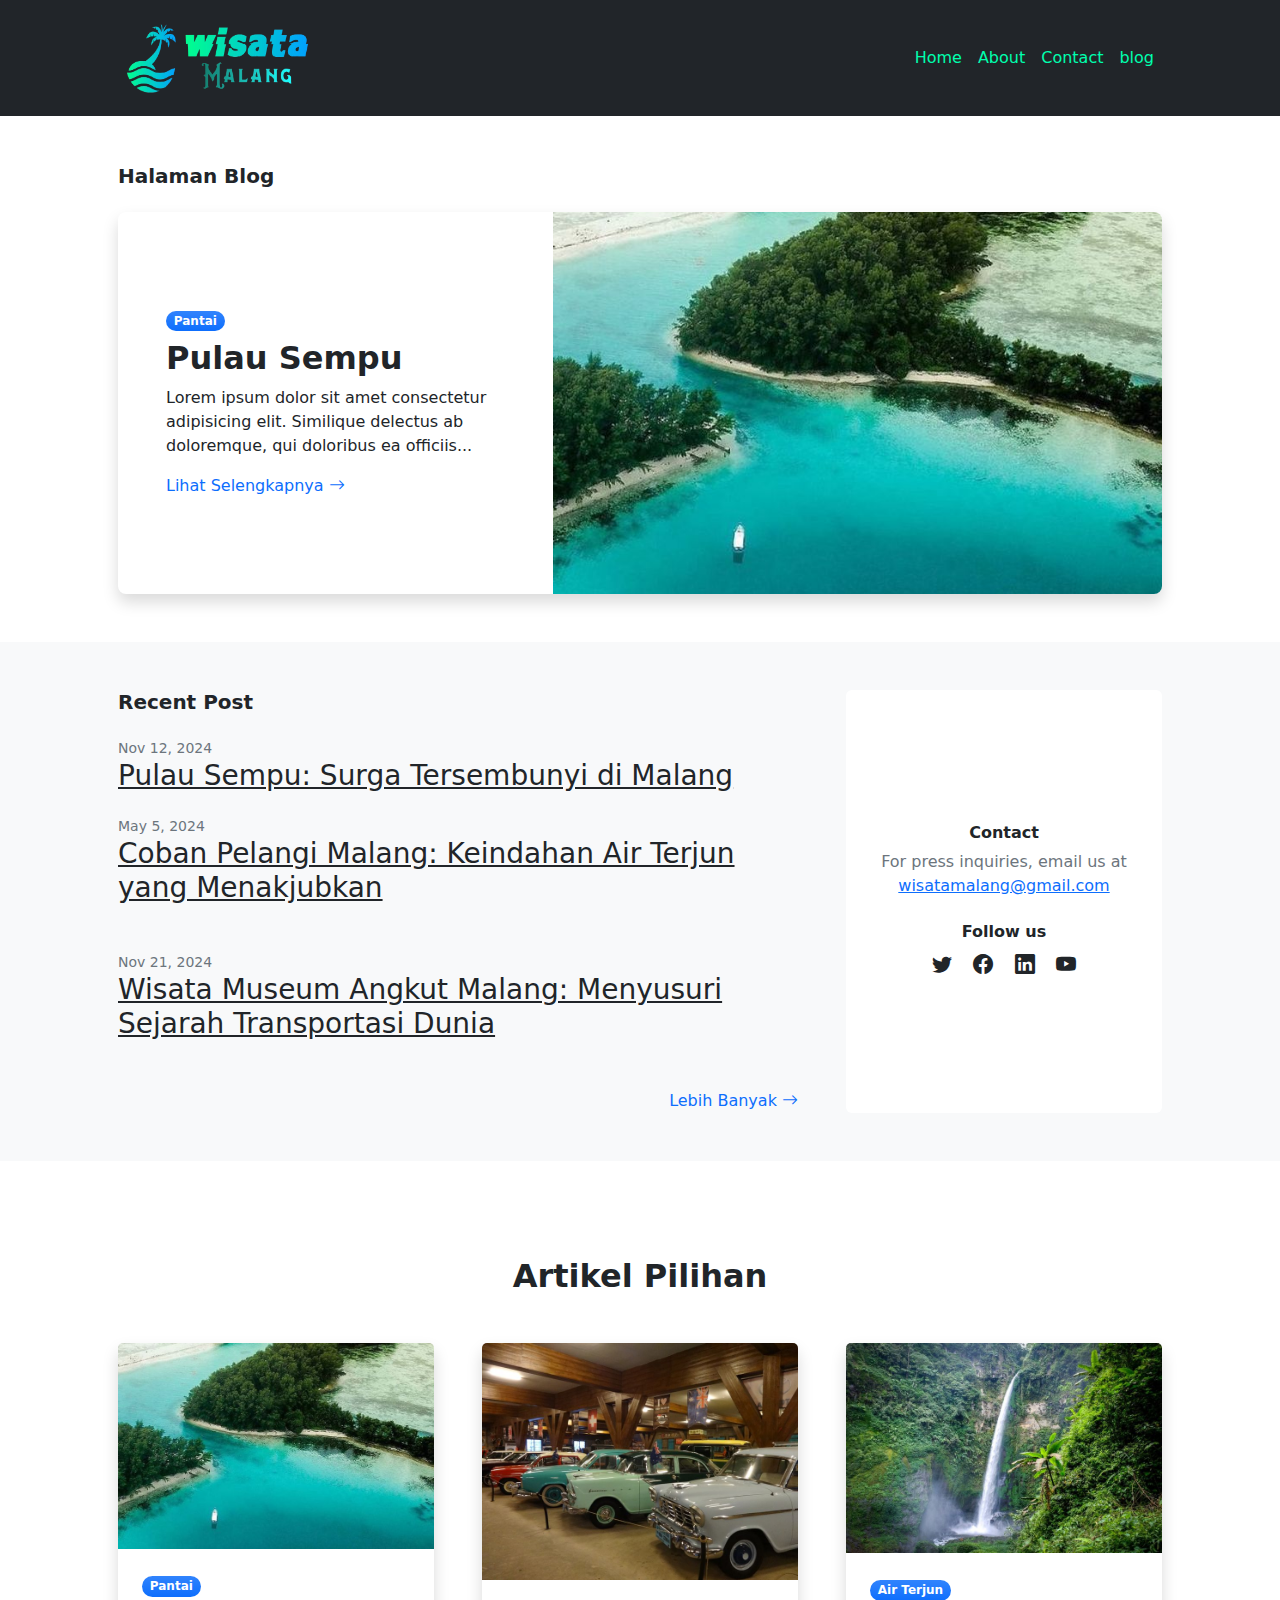
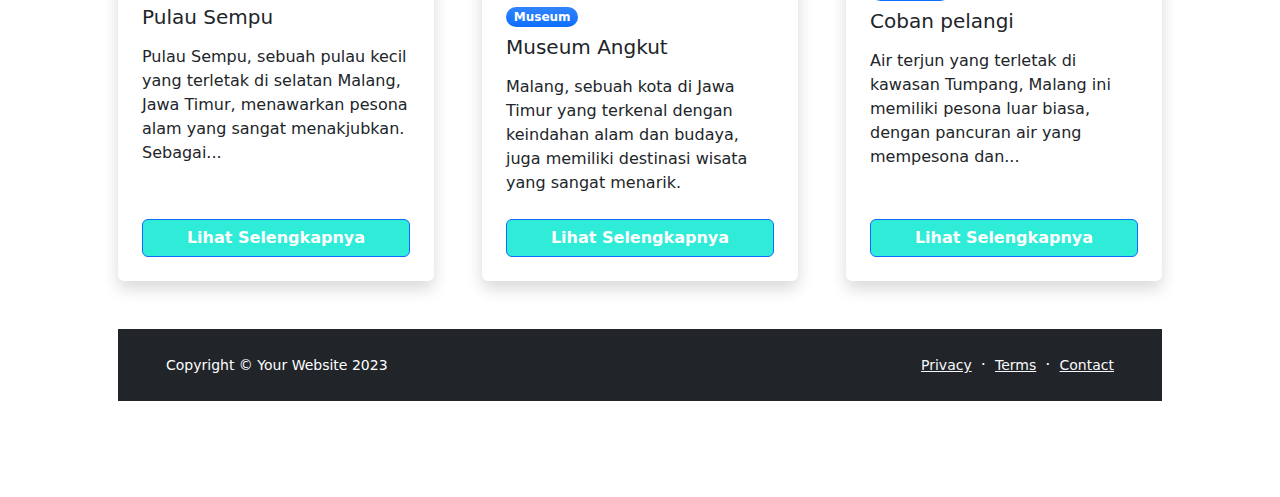
<file: blog-home.html>
<!DOCTYPE html>
<html lang="en">
    <head>
        <meta charset="utf-8" />
        <meta name="viewport" content="width=device-width, initial-scale=1, shrink-to-fit=no" />
        <meta name="description" content="" />
        <meta name="author" content="" />
        <title>Wisata Malang</title>
        <!-- Favicon-->
        <link rel="icon" type="image/png" href="assets/icon.png" />
        <!-- Bootstrap icons-->
        <link href="https://cdn.jsdelivr.net/npm/bootstrap-icons@1.5.0/font/bootstrap-icons.css" rel="stylesheet" />
        <!-- Core theme CSS (includes Bootstrap)-->
        <link href="css/styles.css" rel="stylesheet" />
    </head>
    <body class="d-flex flex-column h-100">
        <main class="flex-shrink-0">
            <!-- Navigation-->
            <nav class="navbar navbar-expand-lg navbar-dark bg-dark">
                <div class="container px-5">
                    <img src="assets/logo.png" alt="Wisata Malang" width="200" height="100">
                    <button class="navbar-toggler" type="button" data-bs-toggle="collapse" data-bs-target="#navbarSupportedContent" aria-controls="navbarSupportedContent" aria-expanded="false" aria-label="Toggle navigation"><span class="navbar-toggler-icon"></span></button>
                    <div class="collapse navbar-collapse" id="navbarSupportedContent">
                        <ul class="navbar-nav ms-auto mb-2 mb-lg-0">
                            <li class="nav-item"><a class="nav-link" href="index.html">Home</a></li>
                            <li class="nav-item"><a class="nav-link" href="index.html#about" >About</a></li>
                            <li class="nav-item"><a class="nav-link" href="index.html#kontak">Contact</a></li>
                            <li class="nav-item"><a class="nav-link" href="blog-home.html">blog</a></li>
                        </ul>
                    </div>
                </div>
            </nav>
            <!-- Page Content-->
            <section class="py-5">
                <div class="container px-5">
                    <h1 class="fw-bolder fs-5 mb-4">Halaman Blog</h1>
                    <div class="card border-0 shadow rounded-3 overflow-hidden">
                        <div class="card-body p-0">
                            <div class="row gx-0">
                                <div class="col-lg-6 col-xl-5 py-lg-5">
                                    <div class="p-4 p-md-5">
                                        <div class="badge bg-primary bg-gradient rounded-pill mb-2">Pantai</div>
                                        <div class="h2 fw-bolder">Pulau Sempu</div>
                                        <p>Lorem ipsum dolor sit amet consectetur adipisicing elit. Similique delectus ab doloremque, qui doloribus ea officiis...</p>
                                        <a class="stretched-link text-decoration-none" href="pulausempu.html">
                                            Lihat Selengkapnya
                                            <i class="bi bi-arrow-right"></i>
                                        </a>
                                    </div>
                                </div>
                                <div class="col-lg-6 col-xl-7"><div class="bg-featured-blog" style="background-image: url('assets/pulausempu.jpg')"></div></div>
                            </div>
                        </div>
                    </div>
                </div>
            </section>
            <section class="py-5 bg-light">
                <div class="container px-5">
                    <div class="row gx-5">
                        <div class="col-xl-8">
                            <h2 class="fw-bolder fs-5 mb-4">Recent Post</h2>
                            <!-- News item-->
                            <div class="mb-4">
                                <div class="small text-muted">Nov 12, 2024</div>
                                <a class="link-dark" href="pulausempu.html"><h3>Pulau Sempu: Surga Tersembunyi di Malang</h3></a>
                            </div>
                            <!-- News item-->
                            <div class="mb-5">
                                <div class="small text-muted">May 5, 2024</div>
                                <a class="link-dark" href="cobanpelangi.html"><h3>Coban Pelangi Malang: Keindahan Air Terjun yang Menakjubkan</h3></a>
                            </div>
                            <!-- News item-->
                            <div class="mb-5">
                                <div class="small text-muted">Nov 21, 2024</div>
                                <a class="link-dark" href="museumangkut.html"><h3>Wisata Museum Angkut Malang: Menyusuri Sejarah Transportasi Dunia</h3></a>
                            </div>
                            <div class="text-end mb-5 mb-xl-0">
                                <a class="text-decoration-none" href="blog-home.html">
                                    Lebih Banyak
                                    <i class="bi bi-arrow-right"></i>
                                </a>
                            </div>
                        </div>
                        <div class="col-xl-4">
                            <div class="card border-0 h-100">
                                <div class="card-body p-4">
                                    <div class="d-flex h-100 align-items-center justify-content-center">
                                        <div class="text-center">
                                            <div class="h6 fw-bolder">Contact</div>
                                            <p class="text-muted mb-4">
                                                For press inquiries, email us at
                                                <br />
                                                <a href="#!">wisatamalang@gmail.com</a>
                                            </p>
                                            <div class="h6 fw-bolder">Follow us</div>
                                            <a class="fs-5 px-2 link-dark" href="https://twitter.com/"><i class="bi-twitter"></i></a>
                                            <a class="fs-5 px-2 link-dark" href="https://www.facebook.com/"><i class="bi-facebook"></i></a>
                                            <a class="fs-5 px-2 link-dark" href="https://www.linkedin.com/"><i class="bi-linkedin"></i></a>
                                            <a class="fs-5 px-2 link-dark" href="ttps://twitter.com/"><i class="bi-youtube"></i></a>
                                        </div>
                                    </div>
                                </div>
                            </div>
                        </div>
                    </div>
                </div>
            </section>
    <!-- Blog preview section-->
    <section class="py-5">
        <div class="container px-5 my-5">
            <div class="row gx-5 justify-content-center">
                <div class="col-lg-8 col-xl-6">
                    <div class="text-center">
                        <h2 class="fw-bolder">Artikel Pilihan</h2>
                        <p class="lead fw-normal text-muted mb-5">
                        </p></p>
                    </div>
                </div>
            </div>
                <div class="row gx-5">
                    <div class="col-lg-4 mb-5">
                        <div class="card h-100 shadow border-0">
                            <img class="card-img-top" src="assets/pulausempu.jpg" alt="..." />
                            <div class="card-body p-4">
                                <div class="badge bg-primary bg-gradient rounded-pill mb-2">Pantai</div>
                                <a class="text-decoration-none link-dark stretched-link" href="pulausempu.html"><h5 class="card-title mb-3">Pulau Sempu</h5></a>
                                <p class="card-text mb-0">Pulau Sempu, sebuah pulau kecil yang terletak di selatan Malang, Jawa Timur, menawarkan pesona alam yang sangat menakjubkan. Sebagai...</p>
                            </div>
                            <div class="card-footer p-4 pt-0 bg-transparent border-top-0">
                                <div class="d-flex align-items-center justify-content-center">
                                    <a href="pulausempu.html" class="btn btn-primary text-white fw-bold w-100 rounded">Lihat Selengkapnya</a>
                                </div>
                            </div>
                        </div>
                    </div>
                <div class="col-lg-4 mb-5">
                    <div class="card h-100 shadow border-0">
                        <img class="card-img-top" src="assets/museum.jpg" alt="..." />
                        <div class="card-body p-4">
                            <div class="badge bg-primary bg-gradient rounded-pill mb-2">Museum</div>
                            <a class="text-decoration-none link-dark stretched-link" href="#!"><h5 class="card-title mb-3">Museum Angkut</h5></a>
                            <p class="card-text mb-0">Malang, sebuah kota di Jawa Timur yang terkenal dengan keindahan alam dan budaya, juga memiliki destinasi wisata yang sangat menarik.</p>
                        </div>
                        <div class="card-footer p-4 pt-0 bg-transparent border-top-0">
                            <div class="d-flex align-items-center justify-content-center">
                                <a href="museum.html" class="btn btn-primary text-white fw-bold w-100 rounded">Lihat Selengkapnya</a>
                            </div>
                        </div>
                    </div>
                </div>
                <div class="col-lg-4 mb-5">
                    <div class="card h-100 shadow border-0">
                        <img class="card-img-top" src="assets/cobanpelangi.jpg" alt="..." />
                        <div class="card-body p-4">
                            <div class="badge bg-primary bg-gradient rounded-pill mb-2">Air Terjun</div>
                            <a class="text-decoration-none link-dark stretched-link" href="cobanpelangi.html"><h5 class="card-title mb-3">Coban pelangi</h5></a>
                            <p class="card-text mb-0"> Air terjun yang terletak di kawasan Tumpang, Malang ini memiliki pesona luar biasa, dengan pancuran air yang mempesona dan...</p>
                        </div>
                        <div class="card-footer p-4 pt-0 bg-transparent border-top-0">
                            <div class="d-flex align-items-center justify-content-center">
                                <a href="cobanpelangi.html" class="btn btn-primary text-white fw-bold w-100 rounded">Lihat Selengkapnya</a>
                            </div>
                        </div>
                    </div>
                </div>
            </div>
        <!-- Footer-->
        <footer class="bg-dark py-4 mt-auto">
            <div class="container px-5">
                <div class="row align-items-center justify-content-between flex-column flex-sm-row">
                    <div class="col-auto"><div class="small m-0 text-white">Copyright &copy; Your Website 2023</div></div>
                    <div class="col-auto">
                        <a class="link-light small" href="#!">Privacy</a>
                        <span class="text-white mx-1">&middot;</span>
                        <a class="link-light small" href="#!">Terms</a>
                        <span class="text-white mx-1">&middot;</span>
                        <a class="link-light small" href="#!">Contact</a>
                    </div>
                </div>
            </div>
        </footer>
        <!-- Bootstrap core JS-->
        <script src="https://cdn.jsdelivr.net/npm/bootstrap@5.2.3/dist/js/bootstrap.bundle.min.js"></script>
        <!-- Core theme JS-->
        <script src="js/scripts.js"></script>
    </body>
</html>
</file>
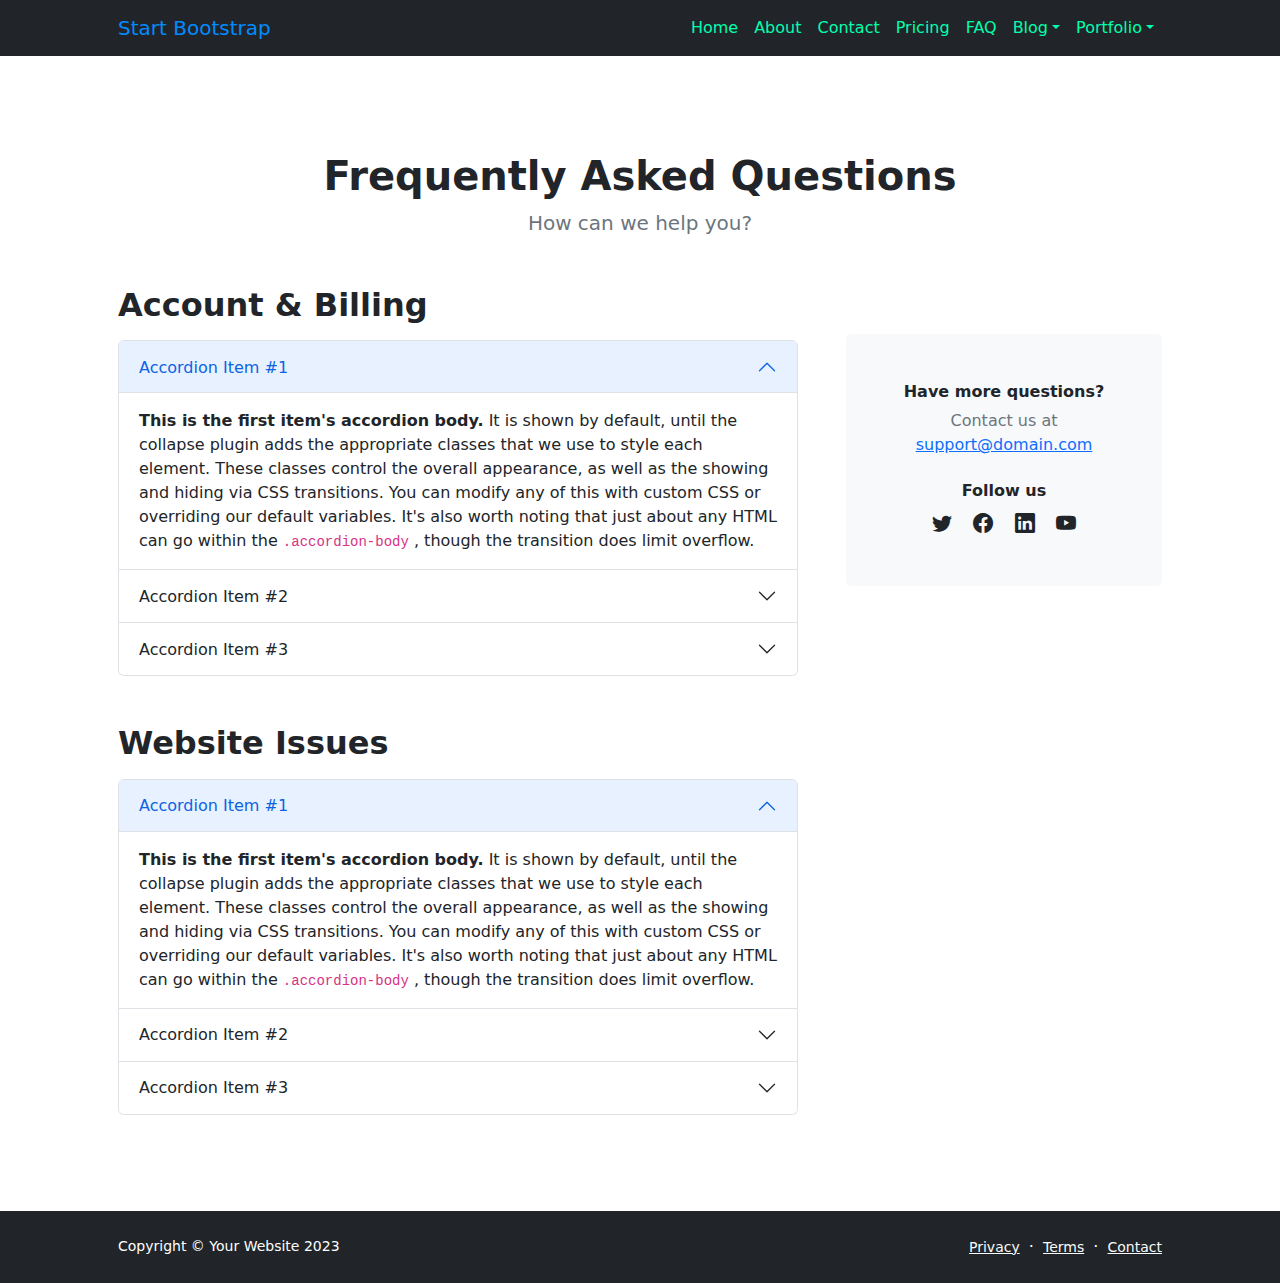
<file: faq.html>
<!DOCTYPE html>
<html lang="en">
    <head>
        <meta charset="utf-8" />
        <meta name="viewport" content="width=device-width, initial-scale=1, shrink-to-fit=no" />
        <meta name="description" content="" />
        <meta name="author" content="" />
        <title>Modern Business - Start Bootstrap Template</title>
        <!-- Favicon-->
        <link rel="icon" type="image/x-icon" href="assets/favicon.ico" />
        <!-- Bootstrap icons-->
        <link href="https://cdn.jsdelivr.net/npm/bootstrap-icons@1.5.0/font/bootstrap-icons.css" rel="stylesheet" />
        <!-- Core theme CSS (includes Bootstrap)-->
        <link href="css/styles.css" rel="stylesheet" />
    </head>
    <body class="d-flex flex-column h-100">
        <main class="flex-shrink-0">
            <!-- Navigation-->
            <nav class="navbar navbar-expand-lg navbar-dark bg-dark">
                <div class="container px-5">
                    <a class="navbar-brand" href="index.html">Start Bootstrap</a>
                    <button class="navbar-toggler" type="button" data-bs-toggle="collapse" data-bs-target="#navbarSupportedContent" aria-controls="navbarSupportedContent" aria-expanded="false" aria-label="Toggle navigation"><span class="navbar-toggler-icon"></span></button>
                    <div class="collapse navbar-collapse" id="navbarSupportedContent">
                        <ul class="navbar-nav ms-auto mb-2 mb-lg-0">
                            <li class="nav-item"><a class="nav-link" href="index.html">Home</a></li>
                            <li class="nav-item"><a class="nav-link" href="about.html">About</a></li>
                            <li class="nav-item"><a class="nav-link" href="contact.html">Contact</a></li>
                            <li class="nav-item"><a class="nav-link" href="pricing.html">Pricing</a></li>
                            <li class="nav-item"><a class="nav-link" href="faq.html">FAQ</a></li>
                            <li class="nav-item dropdown">
                                <a class="nav-link dropdown-toggle" id="navbarDropdownBlog" href="#" role="button" data-bs-toggle="dropdown" aria-expanded="false">Blog</a>
                                <ul class="dropdown-menu dropdown-menu-end" aria-labelledby="navbarDropdownBlog">
                                    <li><a class="dropdown-item" href="blog-home.html">Blog Home</a></li>
                                    <li><a class="dropdown-item" href="blog-post.html">Blog Post</a></li>
                                </ul>
                            </li>
                            <li class="nav-item dropdown">
                                <a class="nav-link dropdown-toggle" id="navbarDropdownPortfolio" href="#" role="button" data-bs-toggle="dropdown" aria-expanded="false">Portfolio</a>
                                <ul class="dropdown-menu dropdown-menu-end" aria-labelledby="navbarDropdownPortfolio">
                                    <li><a class="dropdown-item" href="portfolio-overview.html">Portfolio Overview</a></li>
                                    <li><a class="dropdown-item" href="portfolio-item.html">Portfolio Item</a></li>
                                </ul>
                            </li>
                        </ul>
                    </div>
                </div>
            </nav>
            <!-- Page Content-->
            <section class="py-5">
                <div class="container px-5 my-5">
                    <div class="text-center mb-5">
                        <h1 class="fw-bolder">Frequently Asked Questions</h1>
                        <p class="lead fw-normal text-muted mb-0">How can we help you?</p>
                    </div>
                    <div class="row gx-5">
                        <div class="col-xl-8">
                            <!-- FAQ Accordion 1-->
                            <h2 class="fw-bolder mb-3">Account &amp; Billing</h2>
                            <div class="accordion mb-5" id="accordionExample">
                                <div class="accordion-item">
                                    <h3 class="accordion-header" id="headingOne"><button class="accordion-button" type="button" data-bs-toggle="collapse" data-bs-target="#collapseOne" aria-expanded="true" aria-controls="collapseOne">Accordion Item #1</button></h3>
                                    <div class="accordion-collapse collapse show" id="collapseOne" aria-labelledby="headingOne" data-bs-parent="#accordionExample">
                                        <div class="accordion-body">
                                            <strong>This is the first item's accordion body.</strong>
                                            It is shown by default, until the collapse plugin adds the appropriate classes that we use to style each element. These classes control the overall appearance, as well as the showing and hiding via CSS transitions. You can modify any of this with custom CSS or overriding our default variables. It's also worth noting that just about any HTML can go within the
                                            <code>.accordion-body</code>
                                            , though the transition does limit overflow.
                                        </div>
                                    </div>
                                </div>
                                <div class="accordion-item">
                                    <h3 class="accordion-header" id="headingTwo"><button class="accordion-button collapsed" type="button" data-bs-toggle="collapse" data-bs-target="#collapseTwo" aria-expanded="false" aria-controls="collapseTwo">Accordion Item #2</button></h3>
                                    <div class="accordion-collapse collapse" id="collapseTwo" aria-labelledby="headingTwo" data-bs-parent="#accordionExample">
                                        <div class="accordion-body">
                                            <strong>This is the second item's accordion body.</strong>
                                            It is hidden by default, until the collapse plugin adds the appropriate classes that we use to style each element. These classes control the overall appearance, as well as the showing and hiding via CSS transitions. You can modify any of this with custom CSS or overriding our default variables. It's also worth noting that just about any HTML can go within the
                                            <code>.accordion-body</code>
                                            , though the transition does limit overflow.
                                        </div>
                                    </div>
                                </div>
                                <div class="accordion-item">
                                    <h3 class="accordion-header" id="headingThree"><button class="accordion-button collapsed" type="button" data-bs-toggle="collapse" data-bs-target="#collapseThree" aria-expanded="false" aria-controls="collapseThree">Accordion Item #3</button></h3>
                                    <div class="accordion-collapse collapse" id="collapseThree" aria-labelledby="headingThree" data-bs-parent="#accordionExample">
                                        <div class="accordion-body">
                                            <strong>This is the third item's accordion body.</strong>
                                            It is hidden by default, until the collapse plugin adds the appropriate classes that we use to style each element. These classes control the overall appearance, as well as the showing and hiding via CSS transitions. You can modify any of this with custom CSS or overriding our default variables. It's also worth noting that just about any HTML can go within the
                                            <code>.accordion-body</code>
                                            , though the transition does limit overflow.
                                        </div>
                                    </div>
                                </div>
                            </div>
                            <!-- FAQ Accordion 2-->
                            <h2 class="fw-bolder mb-3">Website Issues</h2>
                            <div class="accordion mb-5 mb-xl-0" id="accordionExample2">
                                <div class="accordion-item">
                                    <h3 class="accordion-header" id="headingOne"><button class="accordion-button" type="button" data-bs-toggle="collapse" data-bs-target="#collapseOne2" aria-expanded="true" aria-controls="collapseOne2">Accordion Item #1</button></h3>
                                    <div class="accordion-collapse collapse show" id="collapseOne2" aria-labelledby="headingOne" data-bs-parent="#accordionExample2">
                                        <div class="accordion-body">
                                            <strong>This is the first item's accordion body.</strong>
                                            It is shown by default, until the collapse plugin adds the appropriate classes that we use to style each element. These classes control the overall appearance, as well as the showing and hiding via CSS transitions. You can modify any of this with custom CSS or overriding our default variables. It's also worth noting that just about any HTML can go within the
                                            <code>.accordion-body</code>
                                            , though the transition does limit overflow.
                                        </div>
                                    </div>
                                </div>
                                <div class="accordion-item">
                                    <h3 class="accordion-header" id="headingTwo"><button class="accordion-button collapsed" type="button" data-bs-toggle="collapse" data-bs-target="#collapseTwo2" aria-expanded="false" aria-controls="collapseTwo2">Accordion Item #2</button></h3>
                                    <div class="accordion-collapse collapse" id="collapseTwo2" aria-labelledby="headingTwo" data-bs-parent="#accordionExample2">
                                        <div class="accordion-body">
                                            <strong>This is the second item's accordion body.</strong>
                                            It is hidden by default, until the collapse plugin adds the appropriate classes that we use to style each element. These classes control the overall appearance, as well as the showing and hiding via CSS transitions. You can modify any of this with custom CSS or overriding our default variables. It's also worth noting that just about any HTML can go within the
                                            <code>.accordion-body</code>
                                            , though the transition does limit overflow.
                                        </div>
                                    </div>
                                </div>
                                <div class="accordion-item">
                                    <h3 class="accordion-header" id="headingThree"><button class="accordion-button collapsed" type="button" data-bs-toggle="collapse" data-bs-target="#collapseThree2" aria-expanded="false" aria-controls="collapseThree2">Accordion Item #3</button></h3>
                                    <div class="accordion-collapse collapse" id="collapseThree2" aria-labelledby="headingThree" data-bs-parent="#accordionExample2">
                                        <div class="accordion-body">
                                            <strong>This is the third item's accordion body.</strong>
                                            It is hidden by default, until the collapse plugin adds the appropriate classes that we use to style each element. These classes control the overall appearance, as well as the showing and hiding via CSS transitions. You can modify any of this with custom CSS or overriding our default variables. It's also worth noting that just about any HTML can go within the
                                            <code>.accordion-body</code>
                                            , though the transition does limit overflow.
                                        </div>
                                    </div>
                                </div>
                            </div>
                        </div>
                        <div class="col-xl-4">
                            <div class="card border-0 bg-light mt-xl-5">
                                <div class="card-body p-4 py-lg-5">
                                    <div class="d-flex align-items-center justify-content-center">
                                        <div class="text-center">
                                            <div class="h6 fw-bolder">Have more questions?</div>
                                            <p class="text-muted mb-4">
                                                Contact us at
                                                <br />
                                                <a href="#!">support@domain.com</a>
                                            </p>
                                            <div class="h6 fw-bolder">Follow us</div>
                                            <a class="fs-5 px-2 link-dark" href="#!"><i class="bi-twitter"></i></a>
                                            <a class="fs-5 px-2 link-dark" href="#!"><i class="bi-facebook"></i></a>
                                            <a class="fs-5 px-2 link-dark" href="#!"><i class="bi-linkedin"></i></a>
                                            <a class="fs-5 px-2 link-dark" href="#!"><i class="bi-youtube"></i></a>
                                        </div>
                                    </div>
                                </div>
                            </div>
                        </div>
                    </div>
                </div>
            </section>
        </main>
        <!-- Footer-->
        <footer class="bg-dark py-4 mt-auto">
            <div class="container px-5">
                <div class="row align-items-center justify-content-between flex-column flex-sm-row">
                    <div class="col-auto"><div class="small m-0 text-white">Copyright &copy; Your Website 2023</div></div>
                    <div class="col-auto">
                        <a class="link-light small" href="#!">Privacy</a>
                        <span class="text-white mx-1">&middot;</span>
                        <a class="link-light small" href="#!">Terms</a>
                        <span class="text-white mx-1">&middot;</span>
                        <a class="link-light small" href="#!">Contact</a>
                    </div>
                </div>
            </div>
        </footer>
        <!-- Bootstrap core JS-->
        <script src="https://cdn.jsdelivr.net/npm/bootstrap@5.2.3/dist/js/bootstrap.bundle.min.js"></script>
        <!-- Core theme JS-->
        <script src="js/scripts.js"></script>
    </body>
</html>
</file>
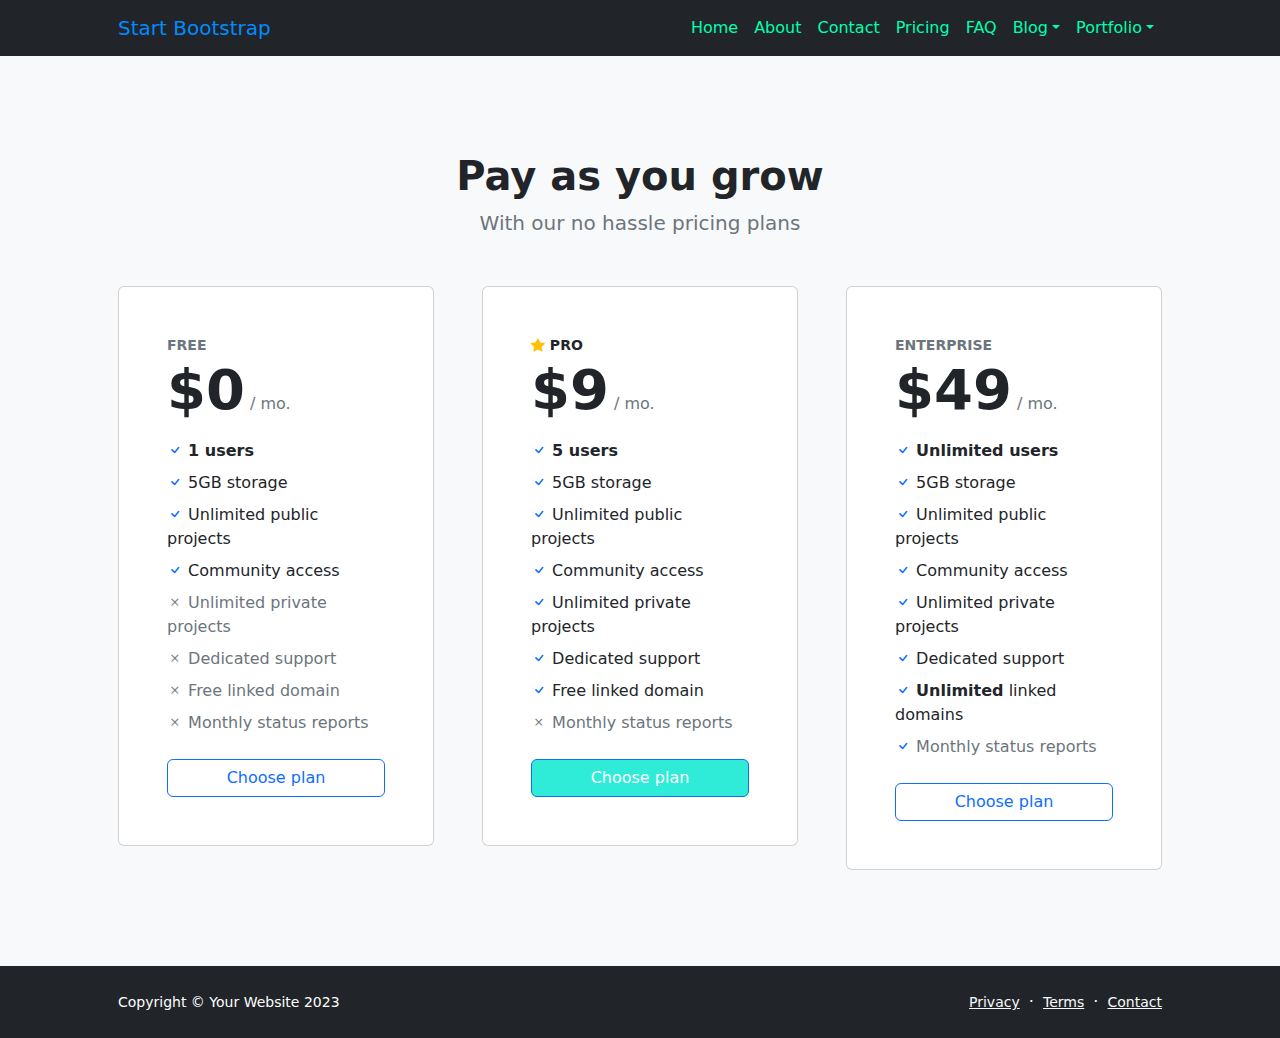
<file: pricing.html>
<!DOCTYPE html>
<html lang="en">
    <head>
        <meta charset="utf-8" />
        <meta name="viewport" content="width=device-width, initial-scale=1, shrink-to-fit=no" />
        <meta name="description" content="" />
        <meta name="author" content="" />
        <title>Modern Business - Start Bootstrap Template</title>
        <!-- Favicon-->
        <link rel="icon" type="image/x-icon" href="assets/favicon.ico" />
        <!-- Bootstrap icons-->
        <link href="https://cdn.jsdelivr.net/npm/bootstrap-icons@1.5.0/font/bootstrap-icons.css" rel="stylesheet" />
        <!-- Core theme CSS (includes Bootstrap)-->
        <link href="css/styles.css" rel="stylesheet" />
    </head>
    <body class="d-flex flex-column">
        <main class="flex-shrink-0">
            <!-- Navigation-->
            <nav class="navbar navbar-expand-lg navbar-dark bg-dark">
                <div class="container px-5">
                    <a class="navbar-brand" href="index.html">Start Bootstrap</a>
                    <button class="navbar-toggler" type="button" data-bs-toggle="collapse" data-bs-target="#navbarSupportedContent" aria-controls="navbarSupportedContent" aria-expanded="false" aria-label="Toggle navigation"><span class="navbar-toggler-icon"></span></button>
                    <div class="collapse navbar-collapse" id="navbarSupportedContent">
                        <ul class="navbar-nav ms-auto mb-2 mb-lg-0">
                            <li class="nav-item"><a class="nav-link" href="index.html">Home</a></li>
                            <li class="nav-item"><a class="nav-link" href="about.html">About</a></li>
                            <li class="nav-item"><a class="nav-link" href="contact.html">Contact</a></li>
                            <li class="nav-item"><a class="nav-link" href="pricing.html">Pricing</a></li>
                            <li class="nav-item"><a class="nav-link" href="faq.html">FAQ</a></li>
                            <li class="nav-item dropdown">
                                <a class="nav-link dropdown-toggle" id="navbarDropdownBlog" href="#" role="button" data-bs-toggle="dropdown" aria-expanded="false">Blog</a>
                                <ul class="dropdown-menu dropdown-menu-end" aria-labelledby="navbarDropdownBlog">
                                    <li><a class="dropdown-item" href="blog-home.html">Blog Home</a></li>
                                    <li><a class="dropdown-item" href="blog-post.html">Blog Post</a></li>
                                </ul>
                            </li>
                            <li class="nav-item dropdown">
                                <a class="nav-link dropdown-toggle" id="navbarDropdownPortfolio" href="#" role="button" data-bs-toggle="dropdown" aria-expanded="false">Portfolio</a>
                                <ul class="dropdown-menu dropdown-menu-end" aria-labelledby="navbarDropdownPortfolio">
                                    <li><a class="dropdown-item" href="portfolio-overview.html">Portfolio Overview</a></li>
                                    <li><a class="dropdown-item" href="portfolio-item.html">Portfolio Item</a></li>
                                </ul>
                            </li>
                        </ul>
                    </div>
                </div>
            </nav>
            <!-- Pricing section-->
            <section class="bg-light py-5">
                <div class="container px-5 my-5">
                    <div class="text-center mb-5">
                        <h1 class="fw-bolder">Pay as you grow</h1>
                        <p class="lead fw-normal text-muted mb-0">With our no hassle pricing plans</p>
                    </div>
                    <div class="row gx-5 justify-content-center">
                        <!-- Pricing card free-->
                        <div class="col-lg-6 col-xl-4">
                            <div class="card mb-5 mb-xl-0">
                                <div class="card-body p-5">
                                    <div class="small text-uppercase fw-bold text-muted">Free</div>
                                    <div class="mb-3">
                                        <span class="display-4 fw-bold">$0</span>
                                        <span class="text-muted">/ mo.</span>
                                    </div>
                                    <ul class="list-unstyled mb-4">
                                        <li class="mb-2">
                                            <i class="bi bi-check text-primary"></i>
                                            <strong>1 users</strong>
                                        </li>
                                        <li class="mb-2">
                                            <i class="bi bi-check text-primary"></i>
                                            5GB storage
                                        </li>
                                        <li class="mb-2">
                                            <i class="bi bi-check text-primary"></i>
                                            Unlimited public projects
                                        </li>
                                        <li class="mb-2">
                                            <i class="bi bi-check text-primary"></i>
                                            Community access
                                        </li>
                                        <li class="mb-2 text-muted">
                                            <i class="bi bi-x"></i>
                                            Unlimited private projects
                                        </li>
                                        <li class="mb-2 text-muted">
                                            <i class="bi bi-x"></i>
                                            Dedicated support
                                        </li>
                                        <li class="mb-2 text-muted">
                                            <i class="bi bi-x"></i>
                                            Free linked domain
                                        </li>
                                        <li class="text-muted">
                                            <i class="bi bi-x"></i>
                                            Monthly status reports
                                        </li>
                                    </ul>
                                    <div class="d-grid"><a class="btn btn-outline-primary" href="#!">Choose plan</a></div>
                                </div>
                            </div>
                        </div>
                        <!-- Pricing card pro-->
                        <div class="col-lg-6 col-xl-4">
                            <div class="card mb-5 mb-xl-0">
                                <div class="card-body p-5">
                                    <div class="small text-uppercase fw-bold">
                                        <i class="bi bi-star-fill text-warning"></i>
                                        Pro
                                    </div>
                                    <div class="mb-3">
                                        <span class="display-4 fw-bold">$9</span>
                                        <span class="text-muted">/ mo.</span>
                                    </div>
                                    <ul class="list-unstyled mb-4">
                                        <li class="mb-2">
                                            <i class="bi bi-check text-primary"></i>
                                            <strong>5 users</strong>
                                        </li>
                                        <li class="mb-2">
                                            <i class="bi bi-check text-primary"></i>
                                            5GB storage
                                        </li>
                                        <li class="mb-2">
                                            <i class="bi bi-check text-primary"></i>
                                            Unlimited public projects
                                        </li>
                                        <li class="mb-2">
                                            <i class="bi bi-check text-primary"></i>
                                            Community access
                                        </li>
                                        <li class="mb-2">
                                            <i class="bi bi-check text-primary"></i>
                                            Unlimited private projects
                                        </li>
                                        <li class="mb-2">
                                            <i class="bi bi-check text-primary"></i>
                                            Dedicated support
                                        </li>
                                        <li class="mb-2">
                                            <i class="bi bi-check text-primary"></i>
                                            Free linked domain
                                        </li>
                                        <li class="text-muted">
                                            <i class="bi bi-x"></i>
                                            Monthly status reports
                                        </li>
                                    </ul>
                                    <div class="d-grid"><a class="btn btn-primary" href="#!">Choose plan</a></div>
                                </div>
                            </div>
                        </div>
                        <!-- Pricing card enterprise-->
                        <div class="col-lg-6 col-xl-4">
                            <div class="card">
                                <div class="card-body p-5">
                                    <div class="small text-uppercase fw-bold text-muted">Enterprise</div>
                                    <div class="mb-3">
                                        <span class="display-4 fw-bold">$49</span>
                                        <span class="text-muted">/ mo.</span>
                                    </div>
                                    <ul class="list-unstyled mb-4">
                                        <li class="mb-2">
                                            <i class="bi bi-check text-primary"></i>
                                            <strong>Unlimited users</strong>
                                        </li>
                                        <li class="mb-2">
                                            <i class="bi bi-check text-primary"></i>
                                            5GB storage
                                        </li>
                                        <li class="mb-2">
                                            <i class="bi bi-check text-primary"></i>
                                            Unlimited public projects
                                        </li>
                                        <li class="mb-2">
                                            <i class="bi bi-check text-primary"></i>
                                            Community access
                                        </li>
                                        <li class="mb-2">
                                            <i class="bi bi-check text-primary"></i>
                                            Unlimited private projects
                                        </li>
                                        <li class="mb-2">
                                            <i class="bi bi-check text-primary"></i>
                                            Dedicated support
                                        </li>
                                        <li class="mb-2">
                                            <i class="bi bi-check text-primary"></i>
                                            <strong>Unlimited</strong>
                                            linked domains
                                        </li>
                                        <li class="text-muted">
                                            <i class="bi bi-check text-primary"></i>
                                            Monthly status reports
                                        </li>
                                    </ul>
                                    <div class="d-grid"><a class="btn btn-outline-primary" href="#!">Choose plan</a></div>
                                </div>
                            </div>
                        </div>
                    </div>
                </div>
            </section>
        </main>
        <!-- Footer-->
        <footer class="bg-dark py-4 mt-auto">
            <div class="container px-5">
                <div class="row align-items-center justify-content-between flex-column flex-sm-row">
                    <div class="col-auto"><div class="small m-0 text-white">Copyright &copy; Your Website 2023</div></div>
                    <div class="col-auto">
                        <a class="link-light small" href="#!">Privacy</a>
                        <span class="text-white mx-1">&middot;</span>
                        <a class="link-light small" href="#!">Terms</a>
                        <span class="text-white mx-1">&middot;</span>
                        <a class="link-light small" href="#!">Contact</a>
                    </div>
                </div>
            </div>
        </footer>
        <!-- Bootstrap core JS-->
        <script src="https://cdn.jsdelivr.net/npm/bootstrap@5.2.3/dist/js/bootstrap.bundle.min.js"></script>
        <!-- Core theme JS-->
        <script src="js/scripts.js"></script>
    </body>
</html>
</file>
